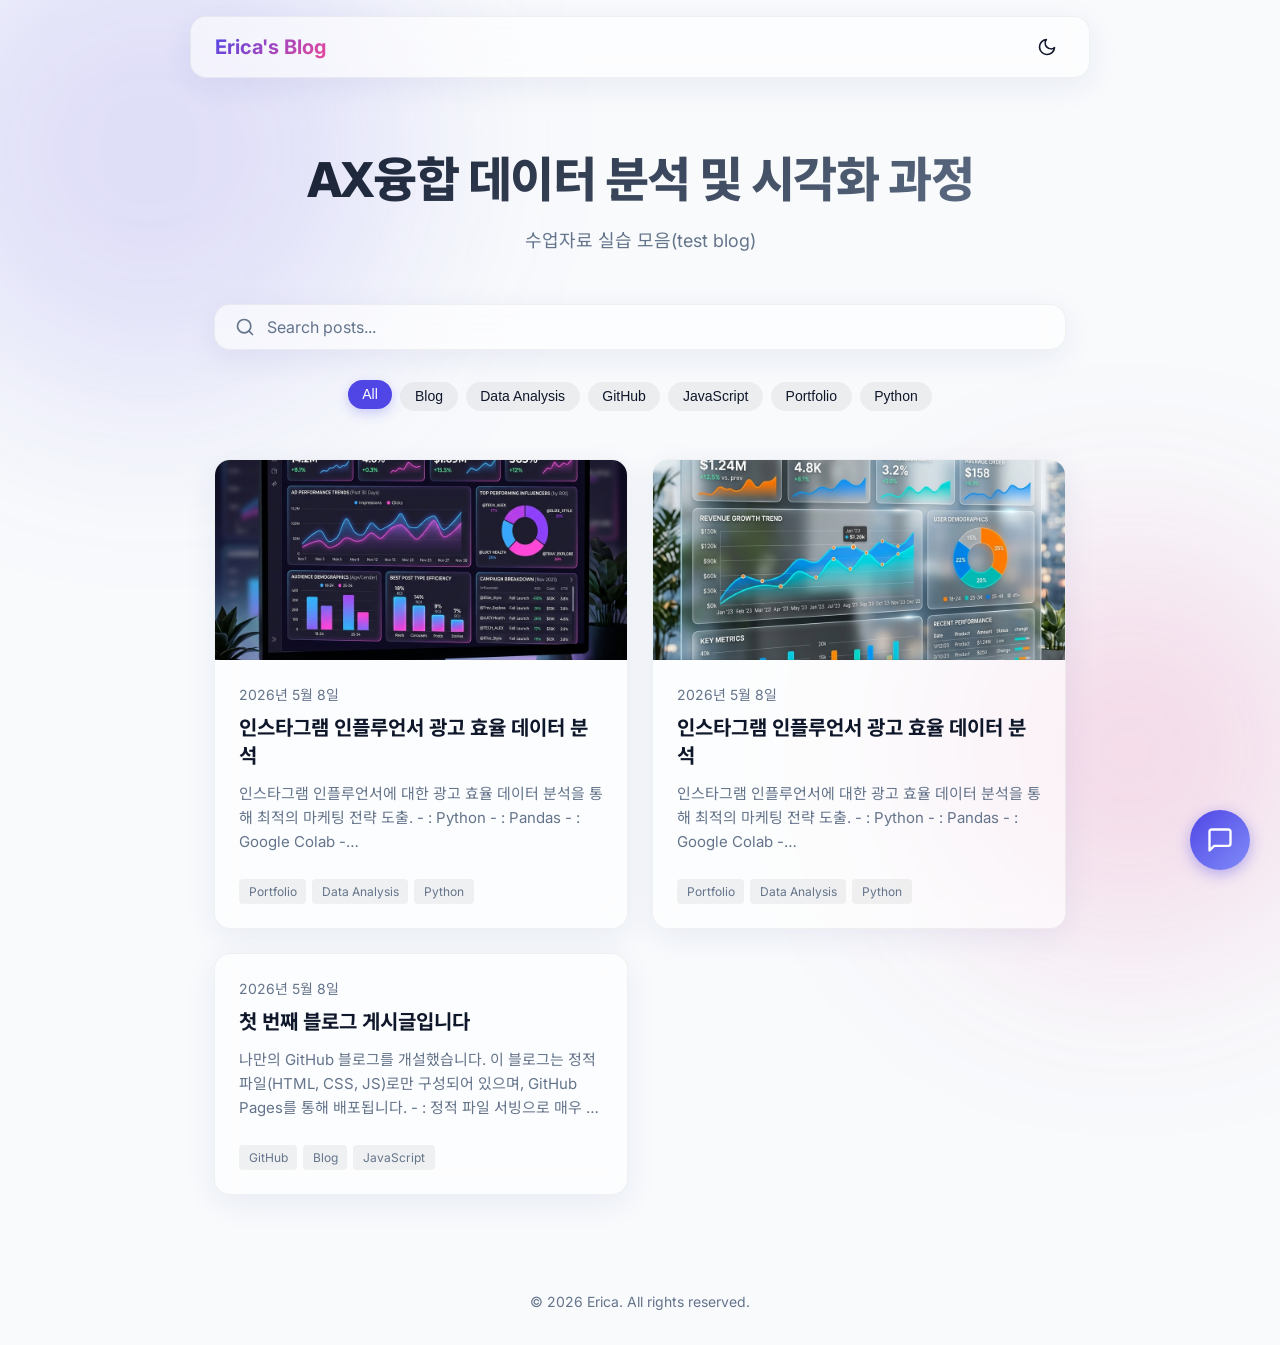
<file: index.html>
<!DOCTYPE html>
<html lang="ko">

<head>
  <meta charset="UTF-8">
  <meta name="viewport" content="width=device-width, initial-scale=1.0">
  <title>My GitHub Blog</title>
  <meta name="description" content="개발 블로그입니다.">
  <link rel="preconnect" href="https://fonts.googleapis.com">
  <link rel="preconnect" href="https://fonts.gstatic.com" crossorigin>
  <link
    href="https://fonts.googleapis.com/css2?family=Inter:wght@400;500;600;700;800&family=Noto+Sans+KR:wght@400;500;700&display=swap"
    rel="stylesheet">
  <link rel="stylesheet" href="css/style.css">
  <link rel="stylesheet" href="css/prism.css">
</head>

<body class="theme-dark">
  <div class="glow-blob glow-blob-1"></div>
  <div class="glow-blob glow-blob-2"></div>

  <header class="header glass">
    <div class="container header-content">
      <a href="index.html" class="logo">Erica's Blog</a>
      <div class="header-actions">
        <button id="theme-toggle" class="icon-btn" aria-label="Toggle Theme">
          <svg class="moon-icon" xmlns="http://www.w3.org/2000/svg" width="20" height="20" viewBox="0 0 24 24"
            fill="none" stroke="currentColor" stroke-width="2" stroke-linecap="round" stroke-linejoin="round">
            <path d="M21 12.79A9 9 0 1 1 11.21 3 7 7 0 0 0 21 12.79z"></path>
          </svg>
          <svg class="sun-icon" xmlns="http://www.w3.org/2000/svg" width="20" height="20" viewBox="0 0 24 24"
            fill="none" stroke="currentColor" stroke-width="2" stroke-linecap="round" stroke-linejoin="round">
            <circle cx="12" cy="12" r="5"></circle>
            <line x1="12" y1="1" x2="12" y2="3"></line>
            <line x1="12" y1="21" x2="12" y2="23"></line>
            <line x1="4.22" y1="4.22" x2="5.64" y2="5.64"></line>
            <line x1="18.36" y1="18.36" x2="19.78" y2="19.78"></line>
            <line x1="1" y1="12" x2="3" y2="12"></line>
            <line x1="21" y1="12" x2="23" y2="12"></line>
            <line x1="4.22" y1="19.78" x2="5.64" y2="18.36"></line>
            <line x1="18.36" y1="5.64" x2="19.78" y2="4.22"></line>
          </svg>
        </button>
      </div>
    </div>
  </header>

  <main class="container main-content">
    <section class="hero">
      <h1 class="hero-title">AX융합 데이터 분석 및 시각화 과정</h1>
      <p class="hero-subtitle">수업자료 실습 모음(test blog)</p>
    </section>

    <div class="search-container glass">
      <svg class="search-icon" xmlns="http://www.w3.org/2000/svg" width="20" height="20" viewBox="0 0 24 24" fill="none"
        stroke="currentColor" stroke-width="2" stroke-linecap="round" stroke-linejoin="round">
        <circle cx="11" cy="11" r="8"></circle>
        <line x1="21" y1="21" x2="16.65" y2="16.65"></line>
      </svg>
      <input type="text" id="search-input" placeholder="Search posts..." aria-label="Search posts">
    </div>

    <div class="tags-container" id="tags-container">
      <!-- Tags will be dynamically loaded here -->
    </div>

    <div class="posts-grid" id="posts-container">
      <div class="loading-spinner"></div>
    </div>
  </main>

  <footer class="footer">
    <div class="container">
      <p>&copy; 2026 Erica. All rights reserved.</p>
    </div>
  </footer>

  <script src="js/theme.js"></script>
  <script src="js/search.js"></script>
  <script src="js/app.js"></script>
  <!-- CHATBOT WIDGET START -->
  <style>
    .chat-widget-wrapper {
      --chat-primary: #4F46E5;
      --chat-secondary: #818CF8;
      --chat-bg: #FFFFFF;
      --chat-text-main: #1F2937;
      --chat-text-light: #6B7280;
      font-family: 'Pretendard', 'Inter', sans-serif;
    }
    .chat-widget-button {
      position: fixed; bottom: 30px; right: 30px; width: 60px; height: 60px; border-radius: 50%;
      background: linear-gradient(135deg, var(--chat-primary), var(--chat-secondary)); color: white;
      display: flex; justify-content: center; align-items: center; cursor: pointer;
      box-shadow: 0 4px 15px rgba(79, 70, 229, 0.4); z-index: 9999; transition: transform 0.3s ease, box-shadow 0.3s ease;
    }
    .chat-widget-button:hover { transform: scale(1.1); box-shadow: 0 6px 20px rgba(79, 70, 229, 0.6); }
    .chat-container {
      position: fixed; bottom: 100px; right: 30px; width: 350px; height: 550px; background-color: var(--chat-bg);
      border-radius: 20px; box-shadow: 0 10px 30px rgba(0, 0, 0, 0.15); display: flex; flex-direction: column;
      overflow: hidden; z-index: 9998; opacity: 0; pointer-events: none; transform: translateY(20px);
      transition: opacity 0.3s ease, transform 0.3s ease;
    }
    .chat-container.open { opacity: 1; pointer-events: auto; transform: translateY(0); }
    .chat-header {
      background: linear-gradient(135deg, var(--chat-primary), var(--chat-secondary)); color: white; padding: 20px;
      text-align: center; font-weight: bold; font-size: 1.2rem; position: relative;
    }
    .close-btn { position: absolute; top: 18px; right: 20px; background: none; border: none; color: white; cursor: pointer; font-size: 1.2rem; }
    .chat-messages { flex: 1; padding: 20px; overflow-y: auto; display: flex; flex-direction: column; gap: 15px; }
    .chat-message { max-width: 80%; padding: 12px 16px; border-radius: 15px; font-size: 0.95rem; line-height: 1.4; word-wrap: break-word; }
    .chat-message.bot { background-color: #F3F4F6; color: var(--chat-text-main); align-self: flex-start; border-bottom-left-radius: 5px; }
    .chat-message.user { background-color: var(--chat-primary); color: white; align-self: flex-end; border-bottom-right-radius: 5px; }
    .chat-input-area { padding: 15px; background-color: white; border-top: 1px solid #E5E7EB; display: flex; gap: 10px; }
    .chat-input { flex: 1; padding: 12px 15px; border: 1px solid #E5E7EB; border-radius: 25px; outline: none; font-size: 0.95rem; }
    .chat-input:focus { border-color: var(--chat-primary); }
    .chat-send-btn { background-color: var(--chat-primary); color: white; border: none; width: 45px; height: 45px; border-radius: 50%; cursor: pointer; display: flex; justify-content: center; align-items: center; }
    .chat-typing-indicator { display: none; align-self: flex-start; background-color: #F3F4F6; padding: 12px 16px; border-radius: 15px; border-bottom-left-radius: 5px; }
    .chat-dot { display: inline-block; width: 6px; height: 6px; background-color: var(--chat-text-light); border-radius: 50%; margin: 0 2px; animation: chat-bounce 1.4s infinite ease-in-out both; }
    .chat-dot:nth-child(1) { animation-delay: -0.32s; } .chat-dot:nth-child(2) { animation-delay: -0.16s; }
    @keyframes chat-bounce { 0%, 80%, 100% { transform: scale(0); } 40% { transform: scale(1); } }
  </style>

  <div class="chat-widget-wrapper">
    <div class="chat-widget-button" id="chatWidgetButton" onclick="toggleChat()">
      <svg id="widgetIcon" width="28" height="28" viewBox="0 0 24 24" fill="none" stroke="currentColor" stroke-width="2" stroke-linecap="round" stroke-linejoin="round">
        <path d="M21 15a2 2 0 0 1-2 2H7l-4 4V5a2 2 0 0 1 2-2h14a2 2 0 0 1 2 2z"></path>
      </svg>
    </div>
    <div class="chat-container" id="chatContainer">
      <div class="chat-header">에리카 AI 어시스턴트 🤖<button class="close-btn" onclick="toggleChat()">✕</button></div>
      <div class="chat-messages" id="chatMessages">
        <div class="chat-typing-indicator" id="typingIndicator">
          <div class="chat-dot"></div><div class="chat-dot"></div><div class="chat-dot"></div>
        </div>
      </div>
      <div class="chat-input-area">
        <input type="text" id="userInput" class="chat-input" placeholder="질문을 입력해주세요..." onkeypress="handleKeyPress(event)">
        <button class="chat-send-btn" onclick="sendMessage()">
          <svg width="20" height="20" viewBox="0 0 24 24" fill="none" stroke="currentColor" stroke-width="2" stroke-linecap="round" stroke-linejoin="round">
            <line x1="22" y1="2" x2="11" y2="13"></line><polygon points="22 2 15 22 11 13 2 9 22 2"></polygon>
          </svg>
        </button>
      </div>
    </div>
  </div>

  <script>
    function generateSessionId() { return Math.random().toString(36).substring(2, 15) + Math.random().toString(36).substring(2, 15); }
    let chatSessionId = localStorage.getItem('chatbot_session_id');
    if (!chatSessionId) { chatSessionId = generateSessionId(); localStorage.setItem('chatbot_session_id', chatSessionId); }
    
    const CHAT_WEBHOOK_URL = 'https://signectionlab.app.n8n.cloud/webhook/chat'; 
    let isChatOpen = false; let isChatInitialized = false;

    function toggleChat() {
      isChatOpen = !isChatOpen;
      const container = document.getElementById('chatContainer');
      const icon = document.getElementById('widgetIcon');
      if (isChatOpen) {
        container.classList.add('open');
        icon.innerHTML = '<line x1="18" y1="6" x2="6" y2="18"></line><line x1="6" y1="6" x2="18" y2="18"></line>';
        if (!isChatInitialized) { sendInitMessage(); isChatInitialized = true; }
      } else {
        container.classList.remove('open');
        icon.innerHTML = '<path d="M21 15a2 2 0 0 1-2 2H7l-4 4V5a2 2 0 0 1 2-2h14a2 2 0 0 1 2 2z"></path>';
      }
    }

    function addMessage(text, sender) {
      const msgDiv = document.createElement('div');
      msgDiv.classList.add('chat-message', sender);
      msgDiv.innerHTML = text.replace(/\n/g, '<br>');
      const msgs = document.getElementById('chatMessages');
      msgs.insertBefore(msgDiv, document.getElementById('typingIndicator'));
      msgs.scrollTop = msgs.scrollHeight;
    }

    function showTyping() { document.getElementById('typingIndicator').style.display = 'block'; document.getElementById('chatMessages').scrollTop = document.getElementById('chatMessages').scrollHeight; }
    function hideTyping() { document.getElementById('typingIndicator').style.display = 'none'; }

    async function sendMessage() {
      const input = document.getElementById('userInput');
      const text = input.value.trim();
      if (!text) return;
      addMessage(text, 'user');
      input.value = '';
      showTyping();
      try {
        const response = await fetch(CHAT_WEBHOOK_URL, { method: 'POST', headers: { 'Content-Type': 'application/json' }, body: JSON.stringify({ action: 'sendMessage', message: text, sessionId: chatSessionId }) });
        const data = await response.json();
        hideTyping();
        if (data && data.output) addMessage(data.output, 'bot');
        else addMessage('응답 형식이 올바르지 않습니다.', 'bot');
      } catch (error) {
        hideTyping(); addMessage('서버와 통신하는 중 오류가 발생했습니다.', 'bot');
      }
    }

    function handleKeyPress(event) { if (event.key === 'Enter') sendMessage(); }

    async function sendInitMessage() {
      showTyping();
      try {
        const response = await fetch(CHAT_WEBHOOK_URL, { method: 'POST', headers: { 'Content-Type': 'application/json' }, body: JSON.stringify({ action: 'sendMessage', message: 'init', sessionId: chatSessionId }) });
        const data = await response.json();
        hideTyping();
        if (data && data.output) addMessage(data.output, 'bot');
      } catch (error) {
        hideTyping();
        addMessage('안녕하세요! 에리카의 포트폴리오 AI 어시스턴트입니다 😊\n저에 대해 궁금하신 점을 물어보세요.', 'bot');
      }
    }
  </script>
  <!-- CHATBOT WIDGET END -->
</body>
</html>
</file>
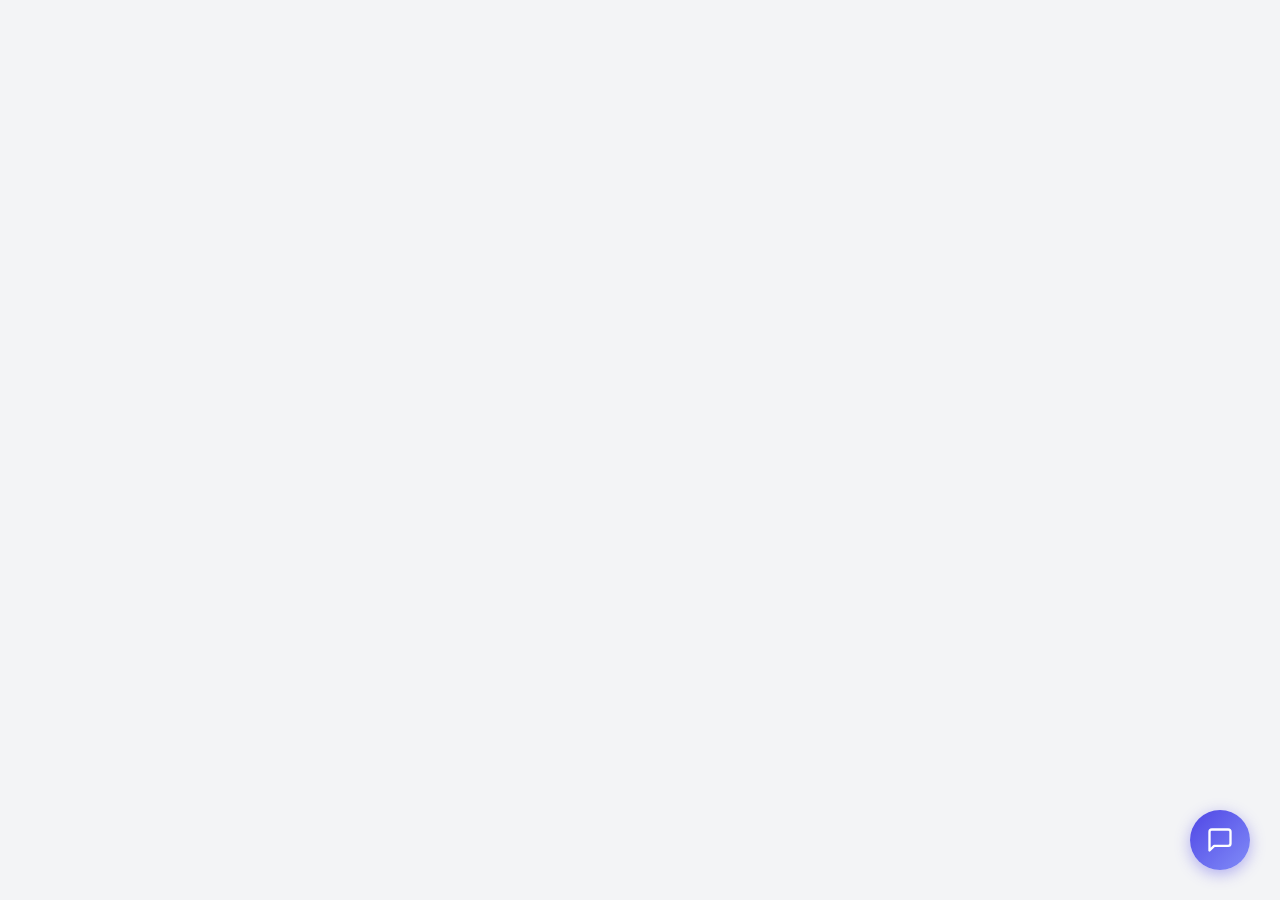
<file: n8b_test/index.html>
<!DOCTYPE html>
<html lang="ko">

<head>
  <meta charset="UTF-8">
  <meta name="viewport" content="width=device-width, initial-scale=1.0">
  <title>에리카 포트폴리오 AI 챗봇 위젯</title>
  <style>
    :root {
      --primary-color: #4F46E5;
      --secondary-color: #818CF8;
      --bg-color: #F3F4F6;
      --chat-bg: #FFFFFF;
      --text-main: #1F2937;
      --text-light: #6B7280;
    }

    body {
      font-family: 'Pretendard', 'Inter', -apple-system, sans-serif;
      background-color: var(--bg-color);
      margin: 0;
      padding: 0;
    }

    /* 화면 우측 하단에 뜨는 챗봇 둥근 아이콘 버튼 */
    .chat-widget-button {
      position: fixed;
      bottom: 30px;
      right: 30px;
      width: 60px;
      height: 60px;
      border-radius: 50%;
      background: linear-gradient(135deg, var(--primary-color), var(--secondary-color));
      color: white;
      display: flex;
      justify-content: center;
      align-items: center;
      cursor: pointer;
      box-shadow: 0 4px 15px rgba(79, 70, 229, 0.4);
      z-index: 9999;
      transition: transform 0.3s ease, box-shadow 0.3s ease;
    }

    .chat-widget-button:hover {
      transform: scale(1.1);
      box-shadow: 0 6px 20px rgba(79, 70, 229, 0.6);
    }

    /* 챗봇 창 컨테이너 (기본적으로 숨겨짐) */
    .chat-container {
      position: fixed;
      bottom: 100px;
      right: 30px;
      width: 350px;
      height: 550px;
      background-color: var(--chat-bg);
      border-radius: 20px;
      box-shadow: 0 10px 30px rgba(0, 0, 0, 0.15);
      display: flex;
      flex-direction: column;
      overflow: hidden;
      z-index: 9998;
      
      /* 초기 상태는 숨김(투명도 0, 클릭 방지) */
      opacity: 0;
      pointer-events: none;
      transform: translateY(20px);
      transition: opacity 0.3s ease, transform 0.3s ease;
    }

    /* open 클래스가 붙으면 나타남 */
    .chat-container.open {
      opacity: 1;
      pointer-events: auto;
      transform: translateY(0);
    }

    .chat-header {
      background: linear-gradient(135deg, var(--primary-color), var(--secondary-color));
      color: white;
      padding: 20px;
      text-align: center;
      font-weight: bold;
      font-size: 1.2rem;
      box-shadow: 0 2px 5px rgba(0, 0, 0, 0.1);
      position: relative;
    }

    /* 닫기 버튼 (X 아이콘) */
    .close-btn {
      position: absolute;
      top: 18px;
      right: 20px;
      background: none;
      border: none;
      color: white;
      cursor: pointer;
      font-size: 1.2rem;
    }

    .chat-messages {
      flex: 1;
      padding: 20px;
      overflow-y: auto;
      display: flex;
      flex-direction: column;
      gap: 15px;
    }

    .message {
      max-width: 80%;
      padding: 12px 16px;
      border-radius: 15px;
      font-size: 0.95rem;
      line-height: 1.4;
      word-wrap: break-word;
    }

    .message.bot {
      background-color: #F3F4F6;
      color: var(--text-main);
      align-self: flex-start;
      border-bottom-left-radius: 5px;
    }

    .message.user {
      background-color: var(--primary-color);
      color: white;
      align-self: flex-end;
      border-bottom-right-radius: 5px;
    }

    .chat-input-area {
      padding: 15px;
      background-color: white;
      border-top: 1px solid #E5E7EB;
      display: flex;
      gap: 10px;
    }

    .chat-input {
      flex: 1;
      padding: 12px 15px;
      border: 1px solid #E5E7EB;
      border-radius: 25px;
      outline: none;
      font-size: 0.95rem;
      transition: border-color 0.2s;
    }

    .chat-input:focus {
      border-color: var(--primary-color);
    }

    .send-btn {
      background-color: var(--primary-color);
      color: white;
      border: none;
      width: 45px;
      height: 45px;
      border-radius: 50%;
      cursor: pointer;
      display: flex;
      justify-content: center;
      align-items: center;
      transition: transform 0.2s, background-color 0.2s;
    }

    .send-btn:hover {
      background-color: #4338CA;
      transform: scale(1.05);
    }

    .typing-indicator {
      display: none;
      align-self: flex-start;
      background-color: #F3F4F6;
      padding: 12px 16px;
      border-radius: 15px;
      border-bottom-left-radius: 5px;
    }

    .dot {
      display: inline-block;
      width: 6px;
      height: 6px;
      background-color: var(--text-light);
      border-radius: 50%;
      margin: 0 2px;
      animation: bounce 1.4s infinite ease-in-out both;
    }

    .dot:nth-child(1) { animation-delay: -0.32s; }
    .dot:nth-child(2) { animation-delay: -0.16s; }

    @keyframes bounce {
      0%, 80%, 100% { transform: scale(0); }
      40% { transform: scale(1); }
    }
  </style>
</head>

<body>

  <!-- 화면 우측 하단 둥근 챗봇 버튼 -->
  <div class="chat-widget-button" id="chatWidgetButton" onclick="toggleChat()">
    <svg id="widgetIcon" width="28" height="28" viewBox="0 0 24 24" fill="none" stroke="currentColor" stroke-width="2" stroke-linecap="round" stroke-linejoin="round">
      <path d="M21 15a2 2 0 0 1-2 2H7l-4 4V5a2 2 0 0 1 2-2h14a2 2 0 0 1 2 2z"></path>
    </svg>
  </div>

  <!-- 챗봇 대화창 (숨겨짐) -->
  <div class="chat-container" id="chatContainer">
    <div class="chat-header">
      에리카 AI 어시스턴트 🤖
      <button class="close-btn" onclick="toggleChat()">✕</button>
    </div>
    <div class="chat-messages" id="chatMessages">
      <!-- Messages will appear here -->
      <div class="typing-indicator" id="typingIndicator">
        <div class="dot"></div>
        <div class="dot"></div>
        <div class="dot"></div>
      </div>
    </div>
    <div class="chat-input-area">
      <input type="text" id="userInput" class="chat-input" placeholder="질문을 입력해주세요..."
        onkeypress="handleKeyPress(event)">
      <button class="send-btn" onclick="sendMessage()">
        <svg width="20" height="20" viewBox="0 0 24 24" fill="none" stroke="currentColor" stroke-width="2"
          stroke-linecap="round" stroke-linejoin="round">
          <line x1="22" y1="2" x2="11" y2="13"></line>
          <polygon points="22 2 15 22 11 13 2 9 22 2"></polygon>
        </svg>
      </button>
    </div>
  </div>

  <script>
    // UUID 생성 함수 (세션 ID용)
    function generateSessionId() {
      return Math.random().toString(36).substring(2, 15) + Math.random().toString(36).substring(2, 15);
    }

    // 세션 ID 확인 및 생성
    let sessionId = localStorage.getItem('chatbot_session_id');
    if (!sessionId) {
      sessionId = generateSessionId();
      localStorage.setItem('chatbot_session_id', sessionId);
    }

    // n8n Webhook URL (N8N 설정 후 아래 URL을 변경하세요)
    const WEBHOOK_URL = 'https://signectionlab.app.n8n.cloud/webhook/chat'; 

    const chatMessages = document.getElementById('chatMessages');
    const userInput = document.getElementById('userInput');
    const typingIndicator = document.getElementById('typingIndicator');
    const chatContainer = document.getElementById('chatContainer');
    const widgetIcon = document.getElementById('widgetIcon');

    let isChatOpen = false;
    let isInitialized = false; // 첫 인사를 한 번만 보내기 위함

    // 챗봇 창 열기/닫기 토글
    function toggleChat() {
      isChatOpen = !isChatOpen;
      
      if (isChatOpen) {
        chatContainer.classList.add('open');
        // 아이콘을 X 로 변경
        widgetIcon.innerHTML = '<line x1="18" y1="6" x2="6" y2="18"></line><line x1="6" y1="6" x2="18" y2="18"></line>';
        
        // 창이 처음 열릴 때 초기 인사말 요청
        if (!isInitialized) {
          sendInitMessage();
          isInitialized = true;
        }
      } else {
        chatContainer.classList.remove('open');
        // 아이콘을 말풍선으로 복구
        widgetIcon.innerHTML = '<path d="M21 15a2 2 0 0 1-2 2H7l-4 4V5a2 2 0 0 1 2-2h14a2 2 0 0 1 2 2z"></path>';
      }
    }

    function addMessage(text, sender) {
      const msgDiv = document.createElement('div');
      msgDiv.classList.add('message', sender);

      // 줄바꿈 처리
      msgDiv.innerHTML = text.replace(/\n/g, '<br>');

      chatMessages.insertBefore(msgDiv, typingIndicator);
      chatMessages.scrollTop = chatMessages.scrollHeight;
    }

    function showTyping() {
      typingIndicator.style.display = 'block';
      chatMessages.scrollTop = chatMessages.scrollHeight;
    }

    function hideTyping() {
      typingIndicator.style.display = 'none';
    }

    async function sendMessage() {
      const text = userInput.value.trim();
      if (!text) return;

      // 사용자 메시지 화면에 표시
      addMessage(text, 'user');
      userInput.value = '';
      
      showTyping();

      try {
        const response = await fetch(WEBHOOK_URL, {
          method: 'POST',
          headers: { 'Content-Type': 'application/json' },
          body: JSON.stringify({
            action: 'sendMessage',
            message: text,
            sessionId: sessionId
          })
        });

        const data = await response.json();
        hideTyping();
        
        if (data && data.output) {
          addMessage(data.output, 'bot');
        } else {
          addMessage('응답 형식이 올바르지 않습니다.', 'bot');
        }

      } catch (error) {
        console.error('Error:', error);
        hideTyping();
        addMessage('서버와 통신하는 중 오류가 발생했습니다.', 'bot');
      }
    }

    function handleKeyPress(event) {
      if (event.key === 'Enter') {
        sendMessage();
      }
    }

    // 초기 인사말 요청 함수
    async function sendInitMessage() {
      showTyping();
      try {
        const response = await fetch(WEBHOOK_URL, {
          method: 'POST',
          headers: { 'Content-Type': 'application/json' },
          body: JSON.stringify({ action: 'sendMessage', message: 'init', sessionId: sessionId })
        });
        const data = await response.json();
        hideTyping();
        if (data && data.output) {
          addMessage(data.output, 'bot');
        }
      } catch (error) {
        hideTyping();
        addMessage('안녕하세요! 에리카의 포트폴리오 AI 어시스턴트입니다 😊\n저에 대해 궁금하신 점을 물어보세요.\n(참고: n8n Webhook 연동 오류)', 'bot');
      }
    }
  </script>
</body>

</html>
</file>
<file: css/style.css>
:root {
  /* Dark Theme variables (Default) */
  --bg-color: #0f1115;
  --text-color: #f1f5f9;
  --text-muted: #94a3b8;
  --glass-bg: rgba(30, 41, 59, 0.4);
  --glass-border: rgba(255, 255, 255, 0.08);
  --glass-shadow: 0 8px 32px 0 rgba(0, 0, 0, 0.37);
  --accent-color: #6366f1;
  --accent-hover: #818cf8;
  --blob-1: rgba(99, 102, 241, 0.3);
  --blob-2: rgba(236, 72, 153, 0.2);
  --card-hover: rgba(255, 255, 255, 0.05);
}

.theme-light {
  --bg-color: #f8fafc;
  --text-color: #0f172a;
  --text-muted: #64748b;
  --glass-bg: rgba(255, 255, 255, 0.6);
  --glass-border: rgba(0, 0, 0, 0.05);
  --glass-shadow: 0 8px 32px 0 rgba(31, 38, 135, 0.07);
  --accent-color: #4f46e5;
  --accent-hover: #4338ca;
  --blob-1: rgba(79, 70, 229, 0.15);
  --blob-2: rgba(219, 39, 119, 0.15);
  --card-hover: rgba(0, 0, 0, 0.02);
}

* {
  margin: 0;
  padding: 0;
  box-sizing: border-box;
}

body {
  font-family: 'Inter', 'Noto Sans KR', sans-serif;
  background-color: var(--bg-color);
  color: var(--text-color);
  line-height: 1.6;
  transition: background-color 0.3s ease, color 0.3s ease;
  overflow-x: hidden;
  position: relative;
  min-height: 100vh;
  display: flex;
  flex-direction: column;
}

/* Background Blobs */
.glow-blob {
  position: fixed;
  border-radius: 50%;
  filter: blur(100px);
  z-index: -1;
  pointer-events: none;
  animation: float 20s ease-in-out infinite;
}

.glow-blob-1 {
  width: 500px;
  height: 500px;
  background: var(--blob-1);
  top: -100px;
  left: -100px;
}

.glow-blob-2 {
  width: 400px;
  height: 400px;
  background: var(--blob-2);
  bottom: -50px;
  right: -50px;
  animation-delay: -10s;
}

@keyframes float {

  0%,
  100% {
    transform: translate(0, 0);
  }

  33% {
    transform: translate(30px, -50px);
  }

  66% {
    transform: translate(-20px, 20px);
  }
}

.container {
  max-width: 900px;
  margin: 0 auto;
  padding: 0 1.5rem;
}

/* Glassmorphism utility */
.glass {
  background: var(--glass-bg);
  backdrop-filter: blur(12px);
  -webkit-backdrop-filter: blur(12px);
  border: 1px solid var(--glass-border);
  box-shadow: var(--glass-shadow);
  border-radius: 16px;
}

/* Header */
.header {
  position: sticky;
  top: 1rem;
  z-index: 100;
  margin: 1rem auto;
  width: calc(100% - 2rem);
  max-width: 900px;
  transition: all 0.3s ease;
}

.header-content {
  display: flex;
  justify-content: space-between;
  align-items: center;
  height: 60px;
  padding: 0 1.5rem;
}

.logo {
  font-weight: 700;
  font-size: 1.25rem;
  text-decoration: none;
  color: var(--text-color);
  background: linear-gradient(135deg, var(--accent-color), #ec4899);
  -webkit-background-clip: text;
  -webkit-text-fill-color: transparent;
  display: flex;
  align-items: center;
  gap: 0.5rem;
  transition: opacity 0.2s ease;
}

.logo:hover {
  opacity: 0.8;
}

.icon-btn {
  background: transparent;
  border: none;
  color: var(--text-color);
  cursor: pointer;
  padding: 0.5rem;
  border-radius: 50%;
  display: flex;
  align-items: center;
  justify-content: center;
  transition: background-color 0.2s ease;
}

.icon-btn:hover {
  background-color: var(--glass-border);
}

.theme-light .sun-icon {
  display: none;
}

.theme-dark .moon-icon {
  display: none;
}

/* Main Content */
.main-content {
  flex: 1;
  padding-top: 3rem;
  padding-bottom: 4rem;
}

.hero {
  text-align: center;
  margin-bottom: 3rem;
}

.hero-title {
  font-size: 3rem;
  font-weight: 800;
  letter-spacing: -0.025em;
  margin-bottom: 0.5rem;
  background: linear-gradient(135deg, var(--text-color) 0%, var(--text-muted) 100%);
  -webkit-background-clip: text;
  -webkit-text-fill-color: transparent;
}

.hero-subtitle {
  font-size: 1.125rem;
  color: var(--text-muted);
}

/* Search */
.search-container {
  display: flex;
  align-items: center;
  padding: 0.75rem 1.25rem;
  margin-bottom: 2rem;
  gap: 0.75rem;
  transition: border-color 0.3s ease, box-shadow 0.3s ease;
}

.search-container:focus-within {
  border-color: var(--accent-color);
  box-shadow: 0 0 0 2px rgba(99, 102, 241, 0.2);
}

.search-icon {
  color: var(--text-muted);
}

#search-input {
  flex: 1;
  background: transparent;
  border: none;
  outline: none;
  color: var(--text-color);
  font-size: 1rem;
  font-family: inherit;
}

#search-input::placeholder {
  color: var(--text-muted);
}

/* Tags */
.tags-container {
  display: flex;
  flex-wrap: wrap;
  gap: 0.5rem;
  margin-bottom: 3rem;
  justify-content: center;
}

.tag {
  padding: 0.35rem 0.85rem;
  border-radius: 9999px;
  font-size: 0.875rem;
  font-weight: 500;
  cursor: pointer;
  background: var(--glass-border);
  color: var(--text-color);
  transition: all 0.2s ease;
  border: 1px solid transparent;
}

.tag:hover,
.tag.active {
  background: var(--accent-color);
  color: white;
  transform: translateY(-2px);
  box-shadow: 0 4px 12px rgba(99, 102, 241, 0.3);
}

/* Posts Grid */
.posts-grid {
  display: grid;
  grid-template-columns: repeat(auto-fill, minmax(300px, 1fr));
  gap: 1.5rem;
}

.post-card {
  display: block;
  text-decoration: none;
  color: inherit;
  padding: 0;
  overflow: hidden;
  transition: transform 0.3s ease, background-color 0.3s ease;
  height: 100%;
  display: flex;
  flex-direction: column;
}

.post-card-image {
  width: 100%;
  height: 200px;
  background-size: cover;
  background-position: center;
  border-bottom: 1px solid var(--glass-border);
}

.post-card-content {
  padding: 1.5rem;
  display: flex;
  flex-direction: column;
  flex: 1;
}

.post-card:hover {
  transform: translateY(-5px);
  background-color: var(--card-hover);
}

.post-card-date {
  font-size: 0.875rem;
  color: var(--text-muted);
  margin-bottom: 0.5rem;
}

.post-card-title {
  font-size: 1.25rem;
  font-weight: 700;
  margin-bottom: 0.75rem;
  line-height: 1.4;
}

.post-card-excerpt {
  color: var(--text-muted);
  font-size: 0.9375rem;
  margin-bottom: 1.5rem;
  flex: 1;
  display: -webkit-box;
  -webkit-line-clamp: 3;
  -webkit-box-orient: vertical;
  overflow: hidden;
}

.post-card-tags {
  display: flex;
  flex-wrap: wrap;
  gap: 0.375rem;
}

.post-card-tag {
  font-size: 0.75rem;
  padding: 0.2rem 0.6rem;
  background: var(--glass-border);
  border-radius: 4px;
  color: var(--text-muted);
}

/* Post Detail */
.post-container {
  padding: 2.5rem;
  margin-bottom: 2rem;
}

.post-header {
  margin-bottom: 2.5rem;
  padding-bottom: 2rem;
  border-bottom: 1px solid var(--glass-border);
}

.post-title {
  font-size: 2.5rem;
  font-weight: 800;
  margin-bottom: 1rem;
  line-height: 1.3;
}

.post-meta {
  display: flex;
  align-items: center;
  gap: 1rem;
  color: var(--text-muted);
  font-size: 0.9375rem;
}

.post-meta-tags {
  display: flex;
  gap: 0.5rem;
}

/* Markdown Styles */
.markdown-body {
  color: var(--text-color);
  font-size: 1.0625rem;
  line-height: 1.7;
}

.markdown-body h1,
.markdown-body h2,
.markdown-body h3,
.markdown-body h4 {
  margin-top: 2em;
  margin-bottom: 1em;
  font-weight: 700;
  line-height: 1.3;
}

.markdown-body h2 {
  font-size: 1.75rem;
  border-bottom: 1px solid var(--glass-border);
  padding-bottom: 0.5rem;
}

.markdown-body p {
  margin-bottom: 1.25rem;
}

.markdown-body a {
  color: var(--accent-color);
  text-decoration: none;
  transition: color 0.2s;
}

.markdown-body a:hover {
  color: var(--accent-hover);
  text-decoration: underline;
}

.markdown-body ul,
.markdown-body ol {
  margin-bottom: 1.25rem;
  padding-left: 1.5rem;
}

.markdown-body li {
  margin-bottom: 0.5rem;
}

.markdown-body blockquote {
  border-left: 4px solid var(--accent-color);
  padding-left: 1rem;
  color: var(--text-muted);
  margin-left: 0;
  margin-bottom: 1.25rem;
  background: var(--glass-border);
  padding: 1rem;
  border-radius: 0 8px 8px 0;
}

.markdown-body code:not([class*="language-"]) {
  background: var(--glass-border);
  padding: 0.2em 0.4em;
  border-radius: 4px;
  font-family: monospace;
  font-size: 0.875em;
  color: #ec4899;
}

.markdown-body pre {
  margin-bottom: 1.5rem;
  border-radius: 8px;
  border: 1px solid var(--glass-border);
}

.markdown-body img {
  max-width: 100%;
  border-radius: 8px;
  margin: 1.5rem 0;
}

/* Comments */
.comments-section {
  padding: 2.5rem;
}

.comments-section h3 {
  margin-bottom: 1.5rem;
  font-size: 1.5rem;
}

/* Footer */
.footer {
  text-align: center;
  padding: 2rem 0;
  color: var(--text-muted);
  font-size: 0.875rem;
}

/* Utilities */
.loading-spinner {
  width: 40px;
  height: 40px;
  border: 3px solid var(--glass-border);
  border-top-color: var(--accent-color);
  border-radius: 50%;
  animation: spin 1s linear infinite;
  margin: 2rem auto;
}

@keyframes spin {
  to {
    transform: rotate(360deg);
  }
}

@media (max-width: 768px) {
  .hero-title {
    font-size: 2.25rem;
  }

  .post-title {
    font-size: 2rem;
  }

  .post-container {
    padding: 1.5rem;
  }

  .comments-section {
    padding: 1.5rem;
  }
}
</file>
<file: css/prism.css>
/* PrismJS 1.29.0 One Dark Theme */
code[class*="language-"], pre[class*="language-"] {
  color: #abb2bf;
  background: none;
  font-family: Consolas, Monaco, 'Andale Mono', 'Ubuntu Mono', monospace;
  font-size: 14px;
  text-align: left;
  white-space: pre;
  word-spacing: normal;
  word-break: normal;
  word-wrap: normal;
  line-height: 1.5;
  -moz-tab-size: 4;
  -o-tab-size: 4;
  tab-size: 4;
  -webkit-hyphens: none;
  -moz-hyphens: none;
  -ms-hyphens: none;
  hyphens: none;
}

pre[class*="language-"] {
  padding: 1em;
  margin: 0.5em 0;
  overflow: auto;
  background: #282c34;
}

:not(pre) > code[class*="language-"] {
  background: #282c34;
  padding: .1em;
  border-radius: .3em;
  white-space: normal;
}

.token.comment, .token.prolog, .token.doctype, .token.cdata { color: #5c6370; }
.token.punctuation { color: #abb2bf; }
.token.namespace { opacity: .7; }
.token.property, .token.tag, .token.boolean, .token.number, .token.constant, .token.symbol, .token.deleted { color: #e06c75; }
.token.selector, .token.attr-name, .token.string, .token.char, .token.builtin, .token.inserted { color: #98c379; }
.token.operator, .token.entity, .token.url, .language-css .token.string, .style .token.string { color: #56b6c2; }
.token.atrule, .token.attr-value, .token.keyword { color: #c678dd; }
.token.function, .token.class-name { color: #61afef; }
.token.regex, .token.important, .token.variable { color: #c678dd; }
.token.important, .token.bold { font-weight: bold; }
.token.italic { font-style: italic; }
.token.entity { cursor: help; }
</file>
